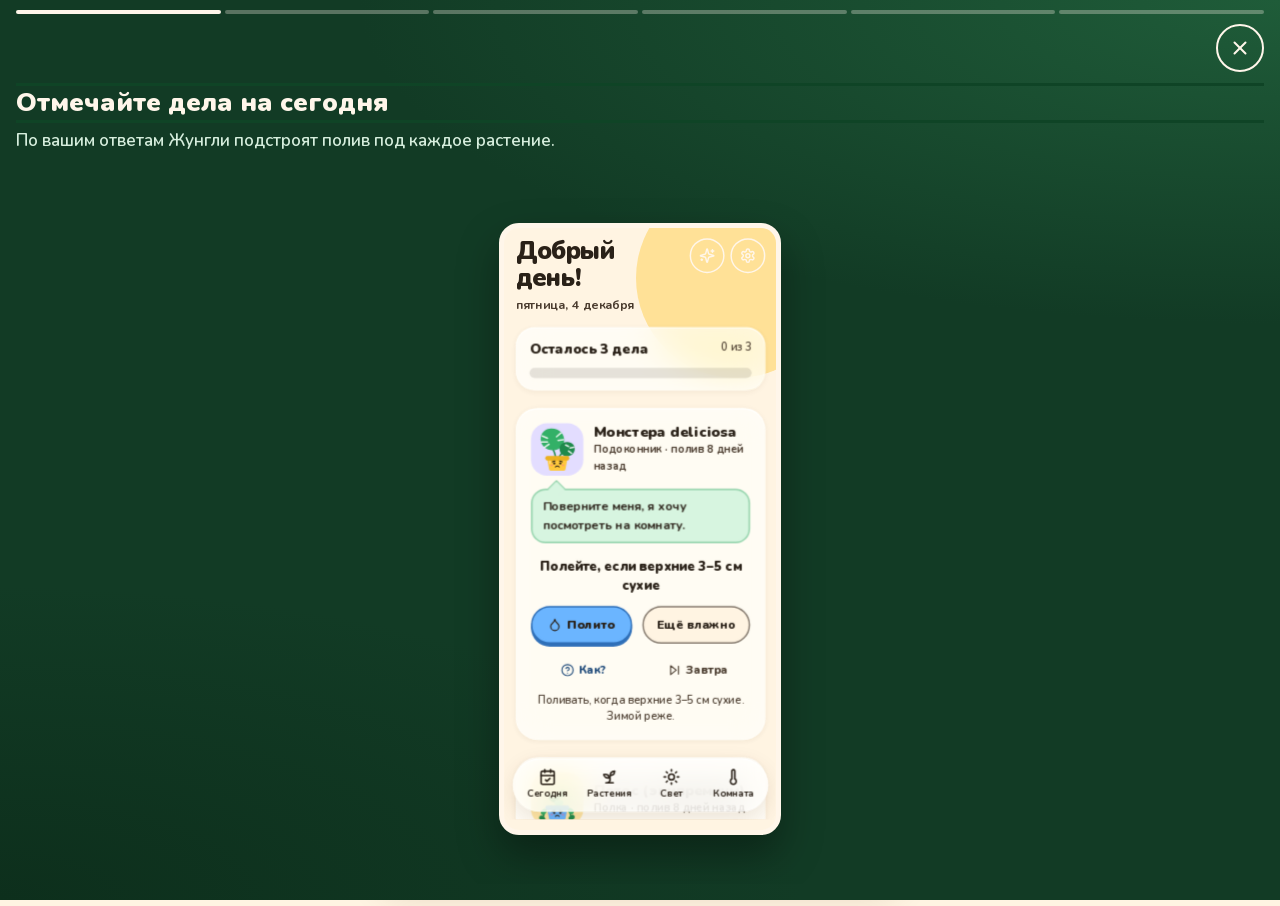
<file: index.html>
<!doctype html>
<!-- Жунгли · https://zhungli.zmoki.xyz/ · Copyright (c) 2026 Zarema Khalilova. All rights reserved. No copying, hosting or reuse without permission. See LICENSE. -->
<html lang="ru">
<head>
  <meta charset="utf-8">
  <meta name="viewport" content="width=device-width, initial-scale=1, viewport-fit=cover">
  <title>Жунгли</title>
  <meta name="description" content="Что сегодня сделать с растениями">
  <meta name="robots" content="noindex, nofollow">
  <meta name="copyright" content="© 2026 Zarema Khalilova. All rights reserved.">
  <meta name="theme-color" content="#fff4e2" media="(prefers-color-scheme: light)">
  <meta name="theme-color" content="#1a1524" media="(prefers-color-scheme: dark)">
  <meta name="apple-mobile-web-app-capable" content="yes">
  <meta name="mobile-web-app-capable" content="yes">
  <meta name="apple-mobile-web-app-status-bar-style" content="default">
  <meta name="apple-mobile-web-app-title" content="Жунгли">
  <link rel="apple-touch-icon" href="icons/icon-180.png">
  <link rel="icon" href="icons/icon.svg" type="image/svg+xml">
  <link rel="manifest" href="manifest.webmanifest">
  <link rel="preload" href="fonts/nunito-cyrillic.woff2" as="font" type="font/woff2" crossorigin>
  <link rel="stylesheet" href="style.css?v=174">
</head>
<body>
  <!-- Icons: Lucide v0.468.0, ISC License, (c) Lucide Contributors. See icons/LUCIDE-LICENSE.txt -->
  <svg class="sprite" aria-hidden="true">
    <symbol id="i-calendar-check" viewBox="0 0 24 24"><path d="M8 2v4" /> <path d="M16 2v4" /> <rect width="18" height="18" x="3" y="4" rx="2" /> <path d="M3 10h18" /> <path d="m9 16 2 2 4-4" /></symbol>
    <symbol id="i-sprout" viewBox="0 0 24 24"><path d="M7 20h10" /> <path d="M10 20c5.5-2.5.8-6.4 3-10" /> <path d="M9.5 9.4c1.1.8 1.8 2.2 2.3 3.7-2 .4-3.5.4-4.8-.3-1.2-.6-2.3-1.9-3-4.2 2.8-.5 4.4 0 5.5.8z" /> <path d="M14.1 6a7 7 0 0 0-1.1 4c1.9-.1 3.3-.6 4.3-1.4 1-1 1.6-2.3 1.7-4.6-2.7.1-4 1-4.9 2z" /></symbol>
    <symbol id="i-sun" viewBox="0 0 24 24"><circle cx="12" cy="12" r="4" /> <path d="M12 2v2" /> <path d="M12 20v2" /> <path d="m4.93 4.93 1.41 1.41" /> <path d="m17.66 17.66 1.41 1.41" /> <path d="M2 12h2" /> <path d="M20 12h2" /> <path d="m6.34 17.66-1.41 1.41" /> <path d="m19.07 4.93-1.41 1.41" /></symbol>
    <symbol id="i-thermometer" viewBox="0 0 24 24"><path d="M14 4v10.54a4 4 0 1 1-4 0V4a2 2 0 0 1 4 0Z" /></symbol>
    <symbol id="i-sparkles" viewBox="0 0 24 24"><path d="M9.937 15.5A2 2 0 0 0 8.5 14.063l-6.135-1.582a.5.5 0 0 1 0-.962L8.5 9.936A2 2 0 0 0 9.937 8.5l1.582-6.135a.5.5 0 0 1 .963 0L14.063 8.5A2 2 0 0 0 15.5 9.937l6.135 1.581a.5.5 0 0 1 0 .964L15.5 14.063a2 2 0 0 0-1.437 1.437l-1.582 6.135a.5.5 0 0 1-.963 0z" /> <path d="M20 3v4" /> <path d="M22 5h-4" /> <path d="M4 17v2" /> <path d="M5 18H3" /></symbol>
    <symbol id="i-settings" viewBox="0 0 24 24"><path d="M12.22 2h-.44a2 2 0 0 0-2 2v.18a2 2 0 0 1-1 1.73l-.43.25a2 2 0 0 1-2 0l-.15-.08a2 2 0 0 0-2.73.73l-.22.38a2 2 0 0 0 .73 2.73l.15.1a2 2 0 0 1 1 1.72v.51a2 2 0 0 1-1 1.74l-.15.09a2 2 0 0 0-.73 2.73l.22.38a2 2 0 0 0 2.73.73l.15-.08a2 2 0 0 1 2 0l.43.25a2 2 0 0 1 1 1.73V20a2 2 0 0 0 2 2h.44a2 2 0 0 0 2-2v-.18a2 2 0 0 1 1-1.73l.43-.25a2 2 0 0 1 2 0l.15.08a2 2 0 0 0 2.73-.73l.22-.39a2 2 0 0 0-.73-2.73l-.15-.08a2 2 0 0 1-1-1.74v-.5a2 2 0 0 1 1-1.74l.15-.09a2 2 0 0 0 .73-2.73l-.22-.38a2 2 0 0 0-2.73-.73l-.15.08a2 2 0 0 1-2 0l-.43-.25a2 2 0 0 1-1-1.73V4a2 2 0 0 0-2-2z" /> <circle cx="12" cy="12" r="3" /></symbol>
    <symbol id="i-droplet" viewBox="0 0 24 24"><path d="M12 22a7 7 0 0 0 7-7c0-2-1-3.9-3-5.5s-3.5-4-4-6.5c-.5 2.5-2 4.9-4 6.5C6 11.1 5 13 5 15a7 7 0 0 0 7 7z" /></symbol>
    <symbol id="i-skip-forward" viewBox="0 0 24 24"><polygon points="5 4 15 12 5 20 5 4" /> <line x1="19" x2="19" y1="5" y2="19" /></symbol>
    <symbol id="i-save" viewBox="0 0 24 24"><path d="M15.2 3a2 2 0 0 1 1.4.6l3.8 3.8a2 2 0 0 1 .6 1.4V19a2 2 0 0 1-2 2H5a2 2 0 0 1-2-2V5a2 2 0 0 1 2-2z" /> <path d="M17 21v-7a1 1 0 0 0-1-1H8a1 1 0 0 0-1 1v7" /> <path d="M7 3v4a1 1 0 0 0 1 1h7" /></symbol>
  <symbol id="i-circle-help" viewBox="0 0 24 24"><circle cx="12" cy="12" r="10" /> <path d="M9.09 9a3 3 0 0 1 5.83 1c0 2-3 3-3 3" /> <path d="M12 17h.01" /></symbol>
  <symbol id="i-copy" viewBox="0 0 24 24"><rect width="14" height="14" x="8" y="8" rx="2" ry="2" /> <path d="M4 16c-1.1 0-2-.9-2-2V4c0-1.1.9-2 2-2h10c1.1 0 2 .9 2 2" /></symbol>
    <symbol id="i-pencil" viewBox="0 0 24 24"><path d="M21.174 6.812a1 1 0 0 0-3.986-3.987L3.842 16.174a2 2 0 0 0-.5.83l-1.321 4.352a.5.5 0 0 0 .623.622l4.353-1.32a2 2 0 0 0 .83-.497z" /> <path d="m15 5 4 4" /></symbol>
    <symbol id="i-search" viewBox="0 0 24 24"><circle cx="11" cy="11" r="8" /> <path d="m21 21-4.3-4.3" /></symbol>
    <symbol id="i-x" viewBox="0 0 24 24"><path d="M18 6 6 18" /> <path d="m6 6 12 12" /></symbol>
    <symbol id="i-check" viewBox="0 0 24 24"><path d="M20 6 9 17l-5-5" /></symbol>
    <symbol id="i-plus" viewBox="0 0 24 24"><path d="M5 12h14" /> <path d="M12 5v14" /></symbol>
    <symbol id="i-minus" viewBox="0 0 24 24"><path d="M5 12h14" /></symbol>
    <symbol id="i-wind" viewBox="0 0 24 24"><path d="M12.8 19.6A2 2 0 1 0 14 16H2" /> <path d="M17.5 8a2.5 2.5 0 1 1 2 4H2" /> <path d="M9.8 4.4A2 2 0 1 1 11 8H2" /></symbol>
    <symbol id="i-sun-dim" viewBox="0 0 24 24"><circle cx="12" cy="12" r="4" /> <path d="M12 4h.01" /> <path d="M20 12h.01" /> <path d="M12 20h.01" /> <path d="M4 12h.01" /> <path d="M17.657 6.343h.01" /> <path d="M17.657 17.657h.01" /> <path d="M6.343 17.657h.01" /> <path d="M6.343 6.343h.01" /></symbol>
    <symbol id="i-utensils" viewBox="0 0 24 24"><path d="M3 2v7c0 1.1.9 2 2 2h4a2 2 0 0 0 2-2V2" /> <path d="M7 2v20" /> <path d="M21 15V2a5 5 0 0 0-5 5v6c0 1.1.9 2 2 2h3Zm0 0v7" /></symbol>
    <symbol id="i-shovel" viewBox="0 0 24 24"><path d="M2 22v-5l5-5 5 5-5 5z" /> <path d="M9.5 14.5 16 8" /> <path d="m17 2 5 5-.5.5a3.53 3.53 0 0 1-5 0s0 0 0 0a3.53 3.53 0 0 1 0-5L17 2" /></symbol>
    <symbol id="i-lightbulb" viewBox="0 0 24 24"><path d="M15 14c.2-1 .7-1.7 1.5-2.5 1-.9 1.5-2.2 1.5-3.5A6 6 0 0 0 6 8c0 1 .2 2.2 1.5 3.5.7.7 1.3 1.5 1.5 2.5" /> <path d="M9 18h6" /> <path d="M10 22h4" /></symbol>
    <symbol id="i-triangle-alert" viewBox="0 0 24 24"><path d="m21.73 18-8-14a2 2 0 0 0-3.48 0l-8 14A2 2 0 0 0 4 21h16a2 2 0 0 0 1.73-3" /> <path d="M12 9v4" /> <path d="M12 17h.01" /></symbol>
    <symbol id="i-smile" viewBox="0 0 24 24"><circle cx="12" cy="12" r="10" /> <path d="M8 14s1.5 2 4 2 4-2 4-2" /> <line x1="9" x2="9.01" y1="9" y2="9" /> <line x1="15" x2="15.01" y1="9" y2="9" /></symbol>
    <symbol id="i-chevron-right" viewBox="0 0 24 24"><path d="m9 18 6-6-6-6" /></symbol>
    <symbol id="i-bot" viewBox="0 0 24 24"><path d="M12 8V4H8" /> <rect width="16" height="12" x="4" y="8" rx="2" /> <path d="M2 14h2" /> <path d="M20 14h2" /> <path d="M15 13v2" /> <path d="M9 13v2" /></symbol>
    <symbol id="i-smartphone" viewBox="0 0 24 24"><rect width="14" height="20" x="5" y="2" rx="2" ry="2" /> <path d="M12 18h.01" /></symbol>
    <symbol id="i-moon" viewBox="0 0 24 24"><path d="M12 3a6 6 0 0 0 9 9 9 9 0 1 1-9-9Z" /></symbol>
    <symbol id="i-arrow-left" viewBox="0 0 24 24"><path d="m12 19-7-7 7-7" /> <path d="M19 12H5" /></symbol>
    <symbol id="i-arrow-left-right" viewBox="0 0 24 24"><path d="M8 3 4 7l4 4" /> <path d="M4 7h16" /> <path d="m16 21 4-4-4-4" /> <path d="M20 17H4" /></symbol>
    <symbol id="i-droplet-off" viewBox="0 0 24 24"><path d="M18.715 13.186C18.29 11.858 17.384 10.607 16 9.5c-2-1.6-3.5-4-4-6.5a10.7 10.7 0 0 1-.884 2.586" /> <path d="m2 2 20 20" /> <path d="M8.795 8.797A11 11 0 0 1 8 9.5C6 11.1 5 13 5 15a7 7 0 0 0 13.222 3.208" /></symbol>
    <symbol id="i-droplets" viewBox="0 0 24 24"><path d="M7 16.3c2.2 0 4-1.83 4-4.05 0-1.16-.57-2.26-1.71-3.19S7.29 6.75 7 5.3c-.29 1.45-1.14 2.84-2.29 3.76S3 11.1 3 12.25c0 2.22 1.8 4.05 4 4.05z" /> <path d="M12.56 6.6A10.97 10.97 0 0 0 14 3.02c.5 2.5 2 4.9 4 6.5s3 3.5 3 5.5a6.98 6.98 0 0 1-11.91 4.97" /></symbol>
    <symbol id="i-flame" viewBox="0 0 24 24"><path d="M8.5 14.5A2.5 2.5 0 0 0 11 12c0-1.38-.5-2-1-3-1.072-2.143-.224-4.054 2-6 .5 2.5 2 4.9 4 6.5 2 1.6 3 3.5 3 5.5a7 7 0 1 1-14 0c0-1.153.433-2.294 1-3a2.5 2.5 0 0 0 2.5 2.5z" /></symbol>
    <symbol id="i-snowflake" viewBox="0 0 24 24"><line x1="2" x2="22" y1="12" y2="12" /> <line x1="12" x2="12" y1="2" y2="22" /> <path d="m20 16-4-4 4-4" /> <path d="m4 8 4 4-4 4" /> <path d="m16 4-4 4-4-4" /> <path d="m8 20 4-4 4 4" /></symbol>
    <symbol id="i-alarm-clock" viewBox="0 0 24 24"><circle cx="12" cy="13" r="8" /> <path d="M12 9v4l2 2" /> <path d="M5 3 2 6" /> <path d="m22 6-3-3" /> <path d="M6.38 18.7 4 21" /> <path d="M17.64 18.67 20 21" /></symbol>
    <symbol id="i-lamp" viewBox="0 0 24 24"><path d="M8 2h8l4 10H4L8 2Z" /> <path d="M12 12v6" /> <path d="M8 22v-2c0-1.1.9-2 2-2h4a2 2 0 0 1 2 2v2H8Z" /></symbol>
    <symbol id="i-sticky-note" viewBox="0 0 24 24"><path d="M16 3H5a2 2 0 0 0-2 2v14a2 2 0 0 0 2 2h14a2 2 0 0 0 2-2V8Z" /> <path d="M15 3v4a2 2 0 0 0 2 2h4" /></symbol>
    <symbol id="i-laugh" viewBox="0 0 24 24"><circle cx="12" cy="12" r="10" /> <path d="M18 13a6 6 0 0 1-6 5 6 6 0 0 1-6-5h12Z" /> <line x1="9" x2="9.01" y1="9" y2="9" /> <line x1="15" x2="15.01" y1="9" y2="9" /></symbol>
    <symbol id="i-frown" viewBox="0 0 24 24"><circle cx="12" cy="12" r="10" /> <path d="M16 16s-1.5-2-4-2-4 2-4 2" /> <line x1="9" x2="9.01" y1="9" y2="9" /> <line x1="15" x2="15.01" y1="9" y2="9" /></symbol>
    <symbol id="i-meh" viewBox="0 0 24 24"><circle cx="12" cy="12" r="10" /> <line x1="8" x2="16" y1="15" y2="15" /> <line x1="9" x2="9.01" y1="9" y2="9" /> <line x1="15" x2="15.01" y1="9" y2="9" /></symbol>
    <symbol id="i-trash-2" viewBox="0 0 24 24"><path d="M3 6h18" /> <path d="M19 6v14c0 1-1 2-2 2H7c-1 0-2-1-2-2V6" /> <path d="M8 6V4c0-1 1-2 2-2h4c1 0 2 1 2 2v2" /> <line x1="10" x2="10" y1="11" y2="17" /> <line x1="14" x2="14" y1="11" y2="17" /></symbol>
    <symbol id="i-camera" viewBox="0 0 24 24"><path d="M14.5 4h-5L7 7H4a2 2 0 0 0-2 2v9a2 2 0 0 0 2 2h16a2 2 0 0 0 2-2V9a2 2 0 0 0-2-2h-3l-2.5-3z" /> <circle cx="12" cy="13" r="3" /></symbol>
    <!-- house-heart: from lucide-static 1.70.0 (not in 0.468.0), same ISC license -->
    <symbol id="i-house-heart" viewBox="0 0 24 24"><path d="M8.62 13.8A2.25 2.25 0 1 1 12 10.836a2.25 2.25 0 1 1 3.38 2.966l-2.626 2.856a.998.998 0 0 1-1.507 0z" /> <path d="M3 10a2 2 0 0 1 .709-1.528l7-6a2 2 0 0 1 2.582 0l7 6A2 2 0 0 1 21 10v9a2 2 0 0 1-2 2H5a2 2 0 0 1-2-2z" /></symbol>
    <symbol id="i-paw-print" viewBox="0 0 24 24"><circle cx="11" cy="4" r="2" /><circle cx="18" cy="8" r="2" /><circle cx="20" cy="16" r="2" /><path d="M9 10a5 5 0 0 1 5 5v3.5a3.5 3.5 0 0 1-6.84 1.045Q6.52 17.48 4.46 16.84A3.5 3.5 0 0 1 5.5 10Z" /></symbol>
    <symbol id="i-biohazard" viewBox="0 0 24 24"><circle cx="12" cy="11.9" r="2" /><path d="M6.7 3.4c-.9 2.5 0 5.2 2.2 6.7C6.5 9 3.7 9.6 2 11.6" /><path d="m8.9 10.1 1.4.8" /><path d="M17.3 3.4c.9 2.5 0 5.2-2.2 6.7 2.4-1.2 5.2-.6 6.9 1.5" /><path d="m15.1 10.1-1.4.8" /><path d="M16.7 20.8c-2.6-.4-4.6-2.6-4.7-5.3-.2 2.6-2.1 4.8-4.7 5.2" /><path d="M12 13.9v1.6" /><path d="M13.5 5.4c-1-.2-2-.2-3 0" /><path d="M17 16.4c.7-.7 1.2-1.6 1.5-2.5" /><path d="M5.5 13.9c.3.9.8 1.8 1.5 2.5" /></symbol>
    <symbol id="i-file-up" viewBox="0 0 24 24"><path d="M15 2H6a2 2 0 0 0-2 2v16a2 2 0 0 0 2 2h12a2 2 0 0 0 2-2V7Z" /> <path d="M14 2v4a2 2 0 0 0 2 2h4" /> <path d="M12 12v6" /> <path d="m15 15-3-3-3 3" /></symbol>
    <symbol id="i-glass-water" viewBox="0 0 24 24"><path d="M5.116 4.104A1 1 0 0 1 6.11 3h11.78a1 1 0 0 1 .994 1.105L17.19 20.21A2 2 0 0 1 15.2 22H8.8a2 2 0 0 1-2-1.79z" /> <path d="M6 12a5 5 0 0 1 6 0 5 5 0 0 0 6 0" /></symbol>
    <symbol id="i-fish" viewBox="0 0 24 24"><path d="M6.5 12c.94-3.46 4.94-6 8.5-6 3.56 0 6.06 2.54 7 6-.94 3.47-3.44 6-7 6s-7.56-2.53-8.5-6Z" /> <path d="M18 12v.5" /> <path d="M16 17.93a9.77 9.77 0 0 1 0-11.86" /> <path d="M7 10.67C7 8 5.58 5.97 2.73 5.5c-1 1.5-1 5 .23 6.5-1.24 1.5-1.24 5-.23 6.5C5.58 18.03 7 16 7 13.33" /> <path d="M10.46 7.26C10.2 5.88 9.17 4.24 8 3h5.8a2 2 0 0 1 1.98 1.67l.23 1.4" /> <path d="m16.01 17.93-.23 1.4A2 2 0 0 1 13.8 21H9.5a5.96 5.96 0 0 0 1.49-3.98" /></symbol>
    <symbol id="i-grip" viewBox="0 0 24 24"><circle cx="12" cy="5" r="1" /> <circle cx="19" cy="5" r="1" /> <circle cx="5" cy="5" r="1" /> <circle cx="12" cy="12" r="1" /> <circle cx="19" cy="12" r="1" /> <circle cx="5" cy="12" r="1" /> <circle cx="12" cy="19" r="1" /> <circle cx="19" cy="19" r="1" /> <circle cx="5" cy="19" r="1" /></symbol>
    <symbol id="i-mountain" viewBox="0 0 24 24"><path d="m8 3 4 8 5-5 5 15H2L8 3z" /></symbol>
    <symbol id="i-tree-deciduous" viewBox="0 0 24 24"><path d="M8 19a4 4 0 0 1-2.24-7.32A3.5 3.5 0 0 1 9 6.03V6a3 3 0 1 1 6 0v.04a3.5 3.5 0 0 1 3.24 5.65A4 4 0 0 1 16 19Z" /> <path d="M12 19v3" /></symbol>
    <symbol id="i-flask-round" viewBox="0 0 24 24"><path d="M10 2v6.292a7 7 0 1 0 4 0V2" /> <path d="M5 15h14" /> <path d="M8.5 2h7" /></symbol>
    <symbol id="i-cable" viewBox="0 0 24 24"><path d="M17 21v-2a1 1 0 0 1-1-1v-1a2 2 0 0 1 2-2h2a2 2 0 0 1 2 2v1a1 1 0 0 1-1 1" /> <path d="M19 15V6.5a1 1 0 0 0-7 0v11a1 1 0 0 1-7 0V9" /> <path d="M21 21v-2h-4" /> <path d="M3 5h4V3" /> <path d="M7 5a1 1 0 0 1 1 1v1a2 2 0 0 1-2 2H4a2 2 0 0 1-2-2V6a1 1 0 0 1 1-1V3" /></symbol>
    <symbol id="i-cylinder" viewBox="0 0 24 24"><ellipse cx="12" cy="5" rx="9" ry="3" /> <path d="M3 5v14a9 3 0 0 0 18 0V5" /></symbol>
    <symbol id="i-timer" viewBox="0 0 24 24"><line x1="10" x2="14" y1="2" y2="2" /> <line x1="12" x2="15" y1="14" y2="11" /> <circle cx="12" cy="14" r="8" /></symbol>
    <symbol id="i-wrench" viewBox="0 0 24 24"><path d="M14.7 6.3a1 1 0 0 0 0 1.4l1.6 1.6a1 1 0 0 0 1.4 0l3.77-3.77a6 6 0 0 1-7.94 7.94l-6.91 6.91a2.12 2.12 0 0 1-3-3l6.91-6.91a6 6 0 0 1 7.94-7.94l-3.76 3.76z" /></symbol>
    <symbol id="i-scissors" viewBox="0 0 24 24"><circle cx="6" cy="6" r="3" /> <path d="M8.12 8.12 12 12" /> <path d="M20 4 8.12 15.88" /> <circle cx="6" cy="18" r="3" /> <path d="M14.8 14.8 20 20" /></symbol>
    <symbol id="i-annoyed" viewBox="0 0 24 24"><circle cx="12" cy="12" r="10" /> <path d="M8 15h8" /> <path d="M8 9h2" /> <path d="M14 9h2" /></symbol>
  </svg>
  <div class="blobs" aria-hidden="true"><i></i><i></i><i></i></div>
  <main id="view"></main>
  <div id="live" class="sr-only" role="status" aria-live="polite"></div>

  <nav class="tabs" aria-label="Разделы">
    <button data-tab="today" class="active"><svg class="ic" aria-hidden="true"><use href="#i-calendar-check"/></svg>Сегодня</button>
    <button data-tab="plants"><svg class="ic" aria-hidden="true"><use href="#i-sprout"/></svg>Растения</button>
    <button data-tab="light"><svg class="ic" aria-hidden="true"><use href="#i-sun"/></svg>Свет</button>
    <button data-tab="room"><svg class="ic" aria-hidden="true"><use href="#i-thermometer"/></svg>Комната</button>
  </nav>

  <dialog id="sheet"><div id="sheet-body"></div><div id="sheet-live" class="sr-only" role="status" aria-live="polite"></div></dialog>
  <dialog id="stories" class="stories" aria-label="Как работают Жунгли"></dialog>
  <dialog id="ask" class="ask" aria-labelledby="ask-title"></dialog>
  <input type="file" id="photo-input" accept="image/*" hidden>
  <input type="file" id="import-input" accept="application/json,.json" hidden>
  <input type="file" id="ai-file-input" accept=".json,.txt,application/json,text/plain" hidden>

  <!-- On every release: bump v here and in version.txt -->
  <script src="plants.js?v=174"></script>
  <script src="shapes.js?v=174"></script>
  <script src="changelog.js?v=174"></script>
  <script src="core.js?v=174"></script>
  <script src="stats.js?v=174"></script>
  <script src="state.js?v=174"></script>
  <script src="views.js?v=174"></script>
  <script src="plant.js?v=174"></script>
  <script src="add.js?v=174"></script>
  <script src="settings.js?v=174"></script>
  <script src="stories.js?v=174"></script>
  <script src="app.js?v=174"></script>
  <script src="telegram.js?v=174"></script>
</body>
</html>
</file>
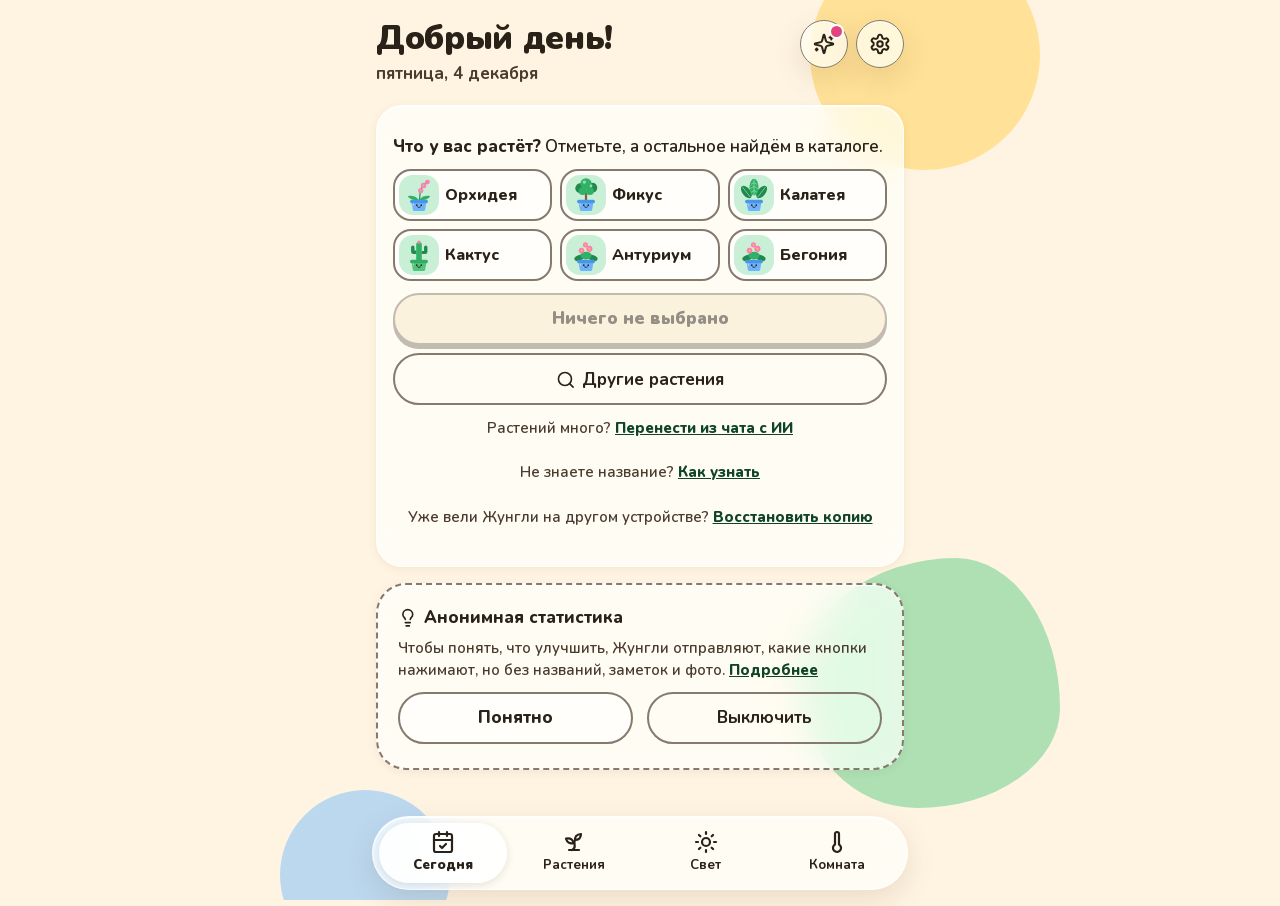
<file: app/index.html>
<!doctype html>
<!-- Жунгли · https://zhungli.zmoki.xyz/ · Copyright (c) 2026 Zarema Khalilova. All rights reserved. No copying, hosting or reuse without permission. See LICENSE. -->
<html lang="ru">
<head>
  <meta charset="utf-8">
  <meta name="viewport" content="width=device-width, initial-scale=1, viewport-fit=cover">
  <title>Жунгли</title>
  <meta name="description" content="Что сегодня сделать с растениями">
  <meta name="robots" content="noindex, nofollow">
  <meta name="copyright" content="© 2026 Zarema Khalilova. All rights reserved.">
  <meta name="theme-color" content="#fff4e2" media="(prefers-color-scheme: light)">
  <meta name="theme-color" content="#1a1524" media="(prefers-color-scheme: dark)">
  <meta name="apple-mobile-web-app-capable" content="yes">
  <meta name="mobile-web-app-capable" content="yes">
  <meta name="apple-mobile-web-app-status-bar-style" content="default">
  <meta name="apple-mobile-web-app-title" content="Жунгли">
  <link rel="apple-touch-icon" href="icons/icon-180.png">
  <link rel="icon" href="icons/icon.svg" type="image/svg+xml">
  <link rel="manifest" href="manifest.webmanifest">
  <link rel="preload" href="fonts/nunito-cyrillic.woff2" as="font" type="font/woff2" crossorigin>
  <link rel="stylesheet" href="style.css?v=194">
</head>
<body>
  <!-- Icons: Lucide v0.468.0, ISC License, (c) Lucide Contributors. See icons/LUCIDE-LICENSE.txt -->
  <svg class="sprite" aria-hidden="true">
    <symbol id="i-calendar-check" viewBox="0 0 24 24"><path d="M8 2v4" /> <path d="M16 2v4" /> <rect width="18" height="18" x="3" y="4" rx="2" /> <path d="M3 10h18" /> <path d="m9 16 2 2 4-4" /></symbol>
    <symbol id="i-sprout" viewBox="0 0 24 24"><path d="M7 20h10" /> <path d="M10 20c5.5-2.5.8-6.4 3-10" /> <path d="M9.5 9.4c1.1.8 1.8 2.2 2.3 3.7-2 .4-3.5.4-4.8-.3-1.2-.6-2.3-1.9-3-4.2 2.8-.5 4.4 0 5.5.8z" /> <path d="M14.1 6a7 7 0 0 0-1.1 4c1.9-.1 3.3-.6 4.3-1.4 1-1 1.6-2.3 1.7-4.6-2.7.1-4 1-4.9 2z" /></symbol>
    <symbol id="i-sun" viewBox="0 0 24 24"><circle cx="12" cy="12" r="4" /> <path d="M12 2v2" /> <path d="M12 20v2" /> <path d="m4.93 4.93 1.41 1.41" /> <path d="m17.66 17.66 1.41 1.41" /> <path d="M2 12h2" /> <path d="M20 12h2" /> <path d="m6.34 17.66-1.41 1.41" /> <path d="m19.07 4.93-1.41 1.41" /></symbol>
    <symbol id="i-thermometer" viewBox="0 0 24 24"><path d="M14 4v10.54a4 4 0 1 1-4 0V4a2 2 0 0 1 4 0Z" /></symbol>
    <symbol id="i-sparkles" viewBox="0 0 24 24"><path d="M9.937 15.5A2 2 0 0 0 8.5 14.063l-6.135-1.582a.5.5 0 0 1 0-.962L8.5 9.936A2 2 0 0 0 9.937 8.5l1.582-6.135a.5.5 0 0 1 .963 0L14.063 8.5A2 2 0 0 0 15.5 9.937l6.135 1.581a.5.5 0 0 1 0 .964L15.5 14.063a2 2 0 0 0-1.437 1.437l-1.582 6.135a.5.5 0 0 1-.963 0z" /> <path d="M20 3v4" /> <path d="M22 5h-4" /> <path d="M4 17v2" /> <path d="M5 18H3" /></symbol>
    <symbol id="i-settings" viewBox="0 0 24 24"><path d="M12.22 2h-.44a2 2 0 0 0-2 2v.18a2 2 0 0 1-1 1.73l-.43.25a2 2 0 0 1-2 0l-.15-.08a2 2 0 0 0-2.73.73l-.22.38a2 2 0 0 0 .73 2.73l.15.1a2 2 0 0 1 1 1.72v.51a2 2 0 0 1-1 1.74l-.15.09a2 2 0 0 0-.73 2.73l.22.38a2 2 0 0 0 2.73.73l.15-.08a2 2 0 0 1 2 0l.43.25a2 2 0 0 1 1 1.73V20a2 2 0 0 0 2 2h.44a2 2 0 0 0 2-2v-.18a2 2 0 0 1 1-1.73l.43-.25a2 2 0 0 1 2 0l.15.08a2 2 0 0 0 2.73-.73l.22-.39a2 2 0 0 0-.73-2.73l-.15-.08a2 2 0 0 1-1-1.74v-.5a2 2 0 0 1 1-1.74l.15-.09a2 2 0 0 0 .73-2.73l-.22-.38a2 2 0 0 0-2.73-.73l-.15.08a2 2 0 0 1-2 0l-.43-.25a2 2 0 0 1-1-1.73V4a2 2 0 0 0-2-2z" /> <circle cx="12" cy="12" r="3" /></symbol>
    <symbol id="i-droplet" viewBox="0 0 24 24"><path d="M12 22a7 7 0 0 0 7-7c0-2-1-3.9-3-5.5s-3.5-4-4-6.5c-.5 2.5-2 4.9-4 6.5C6 11.1 5 13 5 15a7 7 0 0 0 7 7z" /></symbol>
    <symbol id="i-skip-forward" viewBox="0 0 24 24"><polygon points="5 4 15 12 5 20 5 4" /> <line x1="19" x2="19" y1="5" y2="19" /></symbol>
    <symbol id="i-save" viewBox="0 0 24 24"><path d="M15.2 3a2 2 0 0 1 1.4.6l3.8 3.8a2 2 0 0 1 .6 1.4V19a2 2 0 0 1-2 2H5a2 2 0 0 1-2-2V5a2 2 0 0 1 2-2z" /> <path d="M17 21v-7a1 1 0 0 0-1-1H8a1 1 0 0 0-1 1v7" /> <path d="M7 3v4a1 1 0 0 0 1 1h7" /></symbol>
  <symbol id="i-circle-help" viewBox="0 0 24 24"><circle cx="12" cy="12" r="10" /> <path d="M9.09 9a3 3 0 0 1 5.83 1c0 2-3 3-3 3" /> <path d="M12 17h.01" /></symbol>
  <symbol id="i-copy" viewBox="0 0 24 24"><rect width="14" height="14" x="8" y="8" rx="2" ry="2" /> <path d="M4 16c-1.1 0-2-.9-2-2V4c0-1.1.9-2 2-2h10c1.1 0 2 .9 2 2" /></symbol>
    <symbol id="i-pencil" viewBox="0 0 24 24"><path d="M21.174 6.812a1 1 0 0 0-3.986-3.987L3.842 16.174a2 2 0 0 0-.5.83l-1.321 4.352a.5.5 0 0 0 .623.622l4.353-1.32a2 2 0 0 0 .83-.497z" /> <path d="m15 5 4 4" /></symbol>
    <symbol id="i-funnel" viewBox="0 0 24 24"><polygon points="22 3 2 3 10 12.46 10 19 14 21 14 12.46 22 3" /></symbol>
    <symbol id="i-search" viewBox="0 0 24 24"><circle cx="11" cy="11" r="8" /> <path d="m21 21-4.3-4.3" /></symbol>
    <symbol id="i-x" viewBox="0 0 24 24"><path d="M18 6 6 18" /> <path d="m6 6 12 12" /></symbol>
    <symbol id="i-check" viewBox="0 0 24 24"><path d="M20 6 9 17l-5-5" /></symbol>
    <symbol id="i-plus" viewBox="0 0 24 24"><path d="M5 12h14" /> <path d="M12 5v14" /></symbol>
    <symbol id="i-minus" viewBox="0 0 24 24"><path d="M5 12h14" /></symbol>
    <symbol id="i-wind" viewBox="0 0 24 24"><path d="M12.8 19.6A2 2 0 1 0 14 16H2" /> <path d="M17.5 8a2.5 2.5 0 1 1 2 4H2" /> <path d="M9.8 4.4A2 2 0 1 1 11 8H2" /></symbol>
    <symbol id="i-sun-dim" viewBox="0 0 24 24"><circle cx="12" cy="12" r="4" /> <path d="M12 4h.01" /> <path d="M20 12h.01" /> <path d="M12 20h.01" /> <path d="M4 12h.01" /> <path d="M17.657 6.343h.01" /> <path d="M17.657 17.657h.01" /> <path d="M6.343 17.657h.01" /> <path d="M6.343 6.343h.01" /></symbol>
    <symbol id="i-utensils" viewBox="0 0 24 24"><path d="M3 2v7c0 1.1.9 2 2 2h4a2 2 0 0 0 2-2V2" /> <path d="M7 2v20" /> <path d="M21 15V2a5 5 0 0 0-5 5v6c0 1.1.9 2 2 2h3Zm0 0v7" /></symbol>
    <symbol id="i-shovel" viewBox="0 0 24 24"><path d="M2 22v-5l5-5 5 5-5 5z" /> <path d="M9.5 14.5 16 8" /> <path d="m17 2 5 5-.5.5a3.53 3.53 0 0 1-5 0s0 0 0 0a3.53 3.53 0 0 1 0-5L17 2" /></symbol>
    <symbol id="i-lightbulb" viewBox="0 0 24 24"><path d="M15 14c.2-1 .7-1.7 1.5-2.5 1-.9 1.5-2.2 1.5-3.5A6 6 0 0 0 6 8c0 1 .2 2.2 1.5 3.5.7.7 1.3 1.5 1.5 2.5" /> <path d="M9 18h6" /> <path d="M10 22h4" /></symbol>
    <symbol id="i-triangle-alert" viewBox="0 0 24 24"><path d="m21.73 18-8-14a2 2 0 0 0-3.48 0l-8 14A2 2 0 0 0 4 21h16a2 2 0 0 0 1.73-3" /> <path d="M12 9v4" /> <path d="M12 17h.01" /></symbol>
    <symbol id="i-smile" viewBox="0 0 24 24"><circle cx="12" cy="12" r="10" /> <path d="M8 14s1.5 2 4 2 4-2 4-2" /> <line x1="9" x2="9.01" y1="9" y2="9" /> <line x1="15" x2="15.01" y1="9" y2="9" /></symbol>
    <symbol id="i-chevron-right" viewBox="0 0 24 24"><path d="m9 18 6-6-6-6" /></symbol>
    <symbol id="i-bot" viewBox="0 0 24 24"><path d="M12 8V4H8" /> <rect width="16" height="12" x="4" y="8" rx="2" /> <path d="M2 14h2" /> <path d="M20 14h2" /> <path d="M15 13v2" /> <path d="M9 13v2" /></symbol>
    <symbol id="i-smartphone" viewBox="0 0 24 24"><rect width="14" height="20" x="5" y="2" rx="2" ry="2" /> <path d="M12 18h.01" /></symbol>
    <symbol id="i-moon" viewBox="0 0 24 24"><path d="M12 3a6 6 0 0 0 9 9 9 9 0 1 1-9-9Z" /></symbol>
    <symbol id="i-arrow-left" viewBox="0 0 24 24"><path d="m12 19-7-7 7-7" /> <path d="M19 12H5" /></symbol>
    <symbol id="i-arrow-left-right" viewBox="0 0 24 24"><path d="M8 3 4 7l4 4" /> <path d="M4 7h16" /> <path d="m16 21 4-4-4-4" /> <path d="M20 17H4" /></symbol>
    <symbol id="i-droplet-off" viewBox="0 0 24 24"><path d="M18.715 13.186C18.29 11.858 17.384 10.607 16 9.5c-2-1.6-3.5-4-4-6.5a10.7 10.7 0 0 1-.884 2.586" /> <path d="m2 2 20 20" /> <path d="M8.795 8.797A11 11 0 0 1 8 9.5C6 11.1 5 13 5 15a7 7 0 0 0 13.222 3.208" /></symbol>
    <symbol id="i-droplets" viewBox="0 0 24 24"><path d="M7 16.3c2.2 0 4-1.83 4-4.05 0-1.16-.57-2.26-1.71-3.19S7.29 6.75 7 5.3c-.29 1.45-1.14 2.84-2.29 3.76S3 11.1 3 12.25c0 2.22 1.8 4.05 4 4.05z" /> <path d="M12.56 6.6A10.97 10.97 0 0 0 14 3.02c.5 2.5 2 4.9 4 6.5s3 3.5 3 5.5a6.98 6.98 0 0 1-11.91 4.97" /></symbol>
    <symbol id="i-flame" viewBox="0 0 24 24"><path d="M8.5 14.5A2.5 2.5 0 0 0 11 12c0-1.38-.5-2-1-3-1.072-2.143-.224-4.054 2-6 .5 2.5 2 4.9 4 6.5 2 1.6 3 3.5 3 5.5a7 7 0 1 1-14 0c0-1.153.433-2.294 1-3a2.5 2.5 0 0 0 2.5 2.5z" /></symbol>
    <symbol id="i-snowflake" viewBox="0 0 24 24"><line x1="2" x2="22" y1="12" y2="12" /> <line x1="12" x2="12" y1="2" y2="22" /> <path d="m20 16-4-4 4-4" /> <path d="m4 8 4 4-4 4" /> <path d="m16 4-4 4-4-4" /> <path d="m8 20 4-4 4 4" /></symbol>
    <symbol id="i-alarm-clock" viewBox="0 0 24 24"><circle cx="12" cy="13" r="8" /> <path d="M12 9v4l2 2" /> <path d="M5 3 2 6" /> <path d="m22 6-3-3" /> <path d="M6.38 18.7 4 21" /> <path d="M17.64 18.67 20 21" /></symbol>
    <symbol id="i-lamp" viewBox="0 0 24 24"><path d="M8 2h8l4 10H4L8 2Z" /> <path d="M12 12v6" /> <path d="M8 22v-2c0-1.1.9-2 2-2h4a2 2 0 0 1 2 2v2H8Z" /></symbol>
    <symbol id="i-sticky-note" viewBox="0 0 24 24"><path d="M16 3H5a2 2 0 0 0-2 2v14a2 2 0 0 0 2 2h14a2 2 0 0 0 2-2V8Z" /> <path d="M15 3v4a2 2 0 0 0 2 2h4" /></symbol>
    <symbol id="i-laugh" viewBox="0 0 24 24"><circle cx="12" cy="12" r="10" /> <path d="M18 13a6 6 0 0 1-6 5 6 6 0 0 1-6-5h12Z" /> <line x1="9" x2="9.01" y1="9" y2="9" /> <line x1="15" x2="15.01" y1="9" y2="9" /></symbol>
    <symbol id="i-frown" viewBox="0 0 24 24"><circle cx="12" cy="12" r="10" /> <path d="M16 16s-1.5-2-4-2-4 2-4 2" /> <line x1="9" x2="9.01" y1="9" y2="9" /> <line x1="15" x2="15.01" y1="9" y2="9" /></symbol>
    <symbol id="i-meh" viewBox="0 0 24 24"><circle cx="12" cy="12" r="10" /> <line x1="8" x2="16" y1="15" y2="15" /> <line x1="9" x2="9.01" y1="9" y2="9" /> <line x1="15" x2="15.01" y1="9" y2="9" /></symbol>
    <symbol id="i-trash-2" viewBox="0 0 24 24"><path d="M3 6h18" /> <path d="M19 6v14c0 1-1 2-2 2H7c-1 0-2-1-2-2V6" /> <path d="M8 6V4c0-1 1-2 2-2h4c1 0 2 1 2 2v2" /> <line x1="10" x2="10" y1="11" y2="17" /> <line x1="14" x2="14" y1="11" y2="17" /></symbol>
    <symbol id="i-camera" viewBox="0 0 24 24"><path d="M14.5 4h-5L7 7H4a2 2 0 0 0-2 2v9a2 2 0 0 0 2 2h16a2 2 0 0 0 2-2V9a2 2 0 0 0-2-2h-3l-2.5-3z" /> <circle cx="12" cy="13" r="3" /></symbol>
    <!-- house-heart: from lucide-static 1.70.0 (not in 0.468.0), same ISC license -->
    <symbol id="i-house-heart" viewBox="0 0 24 24"><path d="M8.62 13.8A2.25 2.25 0 1 1 12 10.836a2.25 2.25 0 1 1 3.38 2.966l-2.626 2.856a.998.998 0 0 1-1.507 0z" /> <path d="M3 10a2 2 0 0 1 .709-1.528l7-6a2 2 0 0 1 2.582 0l7 6A2 2 0 0 1 21 10v9a2 2 0 0 1-2 2H5a2 2 0 0 1-2-2z" /></symbol>
    <symbol id="i-paw-print" viewBox="0 0 24 24"><circle cx="11" cy="4" r="2" /><circle cx="18" cy="8" r="2" /><circle cx="20" cy="16" r="2" /><path d="M9 10a5 5 0 0 1 5 5v3.5a3.5 3.5 0 0 1-6.84 1.045Q6.52 17.48 4.46 16.84A3.5 3.5 0 0 1 5.5 10Z" /></symbol>
    <symbol id="i-paw-toxic" viewBox="0 0 24 24"><g transform="matrix(-1 0 0 1 24 0)"><circle cx="11" cy="4" r="2" /><circle cx="18" cy="8" r="2" /><circle cx="20" cy="16" r="2" /><path d="M9 10a5 5 0 0 1 5 5v3.5a3.5 3.5 0 0 1-6.84 1.045Q6.52 17.48 4.46 16.84A3.5 3.5 0 0 1 5.5 10Z" /></g></symbol>
    <symbol id="i-biohazard" viewBox="0 0 24 24"><circle cx="12" cy="11.9" r="2" /><path d="M6.7 3.4c-.9 2.5 0 5.2 2.2 6.7C6.5 9 3.7 9.6 2 11.6" /><path d="m8.9 10.1 1.4.8" /><path d="M17.3 3.4c.9 2.5 0 5.2-2.2 6.7 2.4-1.2 5.2-.6 6.9 1.5" /><path d="m15.1 10.1-1.4.8" /><path d="M16.7 20.8c-2.6-.4-4.6-2.6-4.7-5.3-.2 2.6-2.1 4.8-4.7 5.2" /><path d="M12 13.9v1.6" /><path d="M13.5 5.4c-1-.2-2-.2-3 0" /><path d="M17 16.4c.7-.7 1.2-1.6 1.5-2.5" /><path d="M5.5 13.9c.3.9.8 1.8 1.5 2.5" /></symbol>
    <symbol id="i-file-up" viewBox="0 0 24 24"><path d="M15 2H6a2 2 0 0 0-2 2v16a2 2 0 0 0 2 2h12a2 2 0 0 0 2-2V7Z" /> <path d="M14 2v4a2 2 0 0 0 2 2h4" /> <path d="M12 12v6" /> <path d="m15 15-3-3-3 3" /></symbol>
    <symbol id="i-waves" viewBox="0 0 24 24"><path d="M2 6c.6.5 1.2 1 2.5 1C7 7 7 5 9.5 5c2.6 0 2.4 2 5 2 2.5 0 2.5-2 5-2 1.3 0 1.9.5 2.5 1" /> <path d="M2 12c.6.5 1.2 1 2.5 1 2.5 0 2.5-2 5-2 2.6 0 2.4 2 5 2 2.5 0 2.5-2 5-2 1.3 0 1.9.5 2.5 1" /> <path d="M2 18c.6.5 1.2 1 2.5 1 2.5 0 2.5-2 5-2 2.6 0 2.4 2 5 2 2.5 0 2.5-2 5-2 1.3 0 1.9.5 2.5 1" /></symbol>
    <symbol id="i-blend" viewBox="0 0 24 24"><circle cx="9" cy="9" r="7" /> <circle cx="15" cy="15" r="7" /></symbol>
    <symbol id="i-brick-wall" viewBox="0 0 24 24"><rect width="18" height="18" x="3" y="3" rx="2" /> <path d="M12 9v6" /> <path d="M16 15v6" /> <path d="M16 3v6" /> <path d="M3 15h18" /> <path d="M3 9h18" /> <path d="M8 15v6" /> <path d="M8 3v6" /></symbol>
    <symbol id="i-leaf" viewBox="0 0 24 24"><path d="M11 20A7 7 0 0 1 9.8 6.1C15.5 5 17 4.48 19 2c1 2 2 4.18 2 8 0 5.5-4.78 10-10 10Z" /><path d="M2 21c0-3 1.85-5.36 5.08-6C9.5 14.52 12 13 13 12" /></symbol>
    <symbol id="i-layers" viewBox="0 0 24 24"><path d="M12.83 2.18a2 2 0 0 0-1.66 0L2.6 6.08a1 1 0 0 0 0 1.83l8.58 3.91a2 2 0 0 0 1.66 0l8.58-3.9a1 1 0 0 0 0-1.83z" /><path d="M2 12a1 1 0 0 0 .58.91l8.6 3.91a2 2 0 0 0 1.65 0l8.58-3.9A1 1 0 0 0 22 12" /><path d="M2 17a1 1 0 0 0 .58.91l8.6 3.91a2 2 0 0 0 1.65 0l8.58-3.9A1 1 0 0 0 22 17" /></symbol>
    <symbol id="i-tree-palm" viewBox="0 0 24 24"><path d="M13 8c0-2.76-2.46-5-5.5-5S2 5.24 2 8h2l1-1 1 1h4" /><path d="M13 7.14A5.82 5.82 0 0 1 16.5 6c3.04 0 5.5 2.24 5.5 5h-3l-1-1-1 1h-3" /><path d="M5.89 9.71c-2.15 2.15-2.3 5.47-.35 7.43l4.24-4.25.7-.7.71-.71 2.12-2.12c-1.95-1.96-5.27-1.8-7.42.35" /><path d="M11 15.5c.5 2.5-.17 4.5-1 6.5h4c2-5.5-.5-12-1-14" /></symbol>
    <symbol id="i-arrow-up-from-line" viewBox="0 0 24 24"><path d="m18 9-6-6-6 6" /><path d="M12 3v14" /><path d="M5 21h14" /></symbol>
    <symbol id="i-glass-water" viewBox="0 0 24 24"><path d="M5.116 4.104A1 1 0 0 1 6.11 3h11.78a1 1 0 0 1 .994 1.105L17.19 20.21A2 2 0 0 1 15.2 22H8.8a2 2 0 0 1-2-1.79z" /> <path d="M6 12a5 5 0 0 1 6 0 5 5 0 0 0 6 0" /></symbol>
    <symbol id="i-fish" viewBox="0 0 24 24"><path d="M6.5 12c.94-3.46 4.94-6 8.5-6 3.56 0 6.06 2.54 7 6-.94 3.47-3.44 6-7 6s-7.56-2.53-8.5-6Z" /> <path d="M18 12v.5" /> <path d="M16 17.93a9.77 9.77 0 0 1 0-11.86" /> <path d="M7 10.67C7 8 5.58 5.97 2.73 5.5c-1 1.5-1 5 .23 6.5-1.24 1.5-1.24 5-.23 6.5C5.58 18.03 7 16 7 13.33" /> <path d="M10.46 7.26C10.2 5.88 9.17 4.24 8 3h5.8a2 2 0 0 1 1.98 1.67l.23 1.4" /> <path d="m16.01 17.93-.23 1.4A2 2 0 0 1 13.8 21H9.5a5.96 5.96 0 0 0 1.49-3.98" /></symbol>
    <symbol id="i-grip" viewBox="0 0 24 24"><circle cx="12" cy="5" r="1" /> <circle cx="19" cy="5" r="1" /> <circle cx="5" cy="5" r="1" /> <circle cx="12" cy="12" r="1" /> <circle cx="19" cy="12" r="1" /> <circle cx="5" cy="12" r="1" /> <circle cx="12" cy="19" r="1" /> <circle cx="19" cy="19" r="1" /> <circle cx="5" cy="19" r="1" /></symbol>
    <symbol id="i-mountain" viewBox="0 0 24 24"><path d="m8 3 4 8 5-5 5 15H2L8 3z" /></symbol>
    <symbol id="i-tree-deciduous" viewBox="0 0 24 24"><path d="M8 19a4 4 0 0 1-2.24-7.32A3.5 3.5 0 0 1 9 6.03V6a3 3 0 1 1 6 0v.04a3.5 3.5 0 0 1 3.24 5.65A4 4 0 0 1 16 19Z" /> <path d="M12 19v3" /></symbol>
    <symbol id="i-flask-round" viewBox="0 0 24 24"><path d="M10 2v6.292a7 7 0 1 0 4 0V2" /> <path d="M5 15h14" /> <path d="M8.5 2h7" /></symbol>
    <symbol id="i-cable" viewBox="0 0 24 24"><path d="M17 21v-2a1 1 0 0 1-1-1v-1a2 2 0 0 1 2-2h2a2 2 0 0 1 2 2v1a1 1 0 0 1-1 1" /> <path d="M19 15V6.5a1 1 0 0 0-7 0v11a1 1 0 0 1-7 0V9" /> <path d="M21 21v-2h-4" /> <path d="M3 5h4V3" /> <path d="M7 5a1 1 0 0 1 1 1v1a2 2 0 0 1-2 2H4a2 2 0 0 1-2-2V6a1 1 0 0 1 1-1V3" /></symbol>
    <symbol id="i-cylinder" viewBox="0 0 24 24"><ellipse cx="12" cy="5" rx="9" ry="3" /> <path d="M3 5v14a9 3 0 0 0 18 0V5" /></symbol>
    <symbol id="i-timer" viewBox="0 0 24 24"><line x1="10" x2="14" y1="2" y2="2" /> <line x1="12" x2="15" y1="14" y2="11" /> <circle cx="12" cy="14" r="8" /></symbol>
    <symbol id="i-wrench" viewBox="0 0 24 24"><path d="M14.7 6.3a1 1 0 0 0 0 1.4l1.6 1.6a1 1 0 0 0 1.4 0l3.77-3.77a6 6 0 0 1-7.94 7.94l-6.91 6.91a2.12 2.12 0 0 1-3-3l6.91-6.91a6 6 0 0 1 7.94-7.94l-3.76 3.76z" /></symbol>
    <symbol id="i-scissors" viewBox="0 0 24 24"><circle cx="6" cy="6" r="3" /> <path d="M8.12 8.12 12 12" /> <path d="M20 4 8.12 15.88" /> <circle cx="6" cy="18" r="3" /> <path d="M14.8 14.8 20 20" /></symbol>
    <symbol id="i-annoyed" viewBox="0 0 24 24"><circle cx="12" cy="12" r="10" /> <path d="M8 15h8" /> <path d="M8 9h2" /> <path d="M14 9h2" /></symbol>
  </svg>
  <div class="blobs" aria-hidden="true"><i></i><i></i><i></i></div>
  <main id="view"></main>
  <div id="live" class="sr-only" role="status" aria-live="polite"></div>

  <nav class="tabs" aria-label="Разделы">
    <button data-tab="today" class="active"><svg class="ic" aria-hidden="true"><use href="#i-calendar-check"/></svg>Сегодня</button>
    <button data-tab="plants"><svg class="ic" aria-hidden="true"><use href="#i-sprout"/></svg>Растения</button>
    <button data-tab="light"><svg class="ic" aria-hidden="true"><use href="#i-sun"/></svg>Свет</button>
    <button data-tab="room"><svg class="ic" aria-hidden="true"><use href="#i-thermometer"/></svg>Комната</button>
  </nav>

  <dialog id="sheet"><div id="sheet-body"></div><div id="sheet-live" class="sr-only" role="status" aria-live="polite"></div></dialog>
  <dialog id="stories" class="stories" aria-label="Как работают Жунгли"></dialog>
  <dialog id="ask" class="ask" aria-labelledby="ask-title"></dialog>
  <input type="file" id="photo-input" accept="image/*" hidden>
  <input type="file" id="import-input" accept="application/json,.json" hidden>
  <input type="file" id="ai-file-input" accept=".json,.txt,application/json,text/plain" hidden>

  <!-- On every release: bump v here and in version.txt -->
  <script src="plants.js?v=194"></script>
  <script src="shapes.js?v=194"></script>
  <script src="changelog.js?v=194"></script>
  <script src="core.js?v=194"></script>
  <script src="stats.js?v=194"></script>
  <script src="state.js?v=194"></script>
  <script src="views.js?v=194"></script>
  <script src="plant.js?v=194"></script>
  <script src="add.js?v=194"></script>
  <script src="settings.js?v=194"></script>
  <script src="stories.js?v=194"></script>
  <script src="app.js?v=194"></script>
  <script src="telegram.js?v=194"></script>
</body>
</html>
</file>
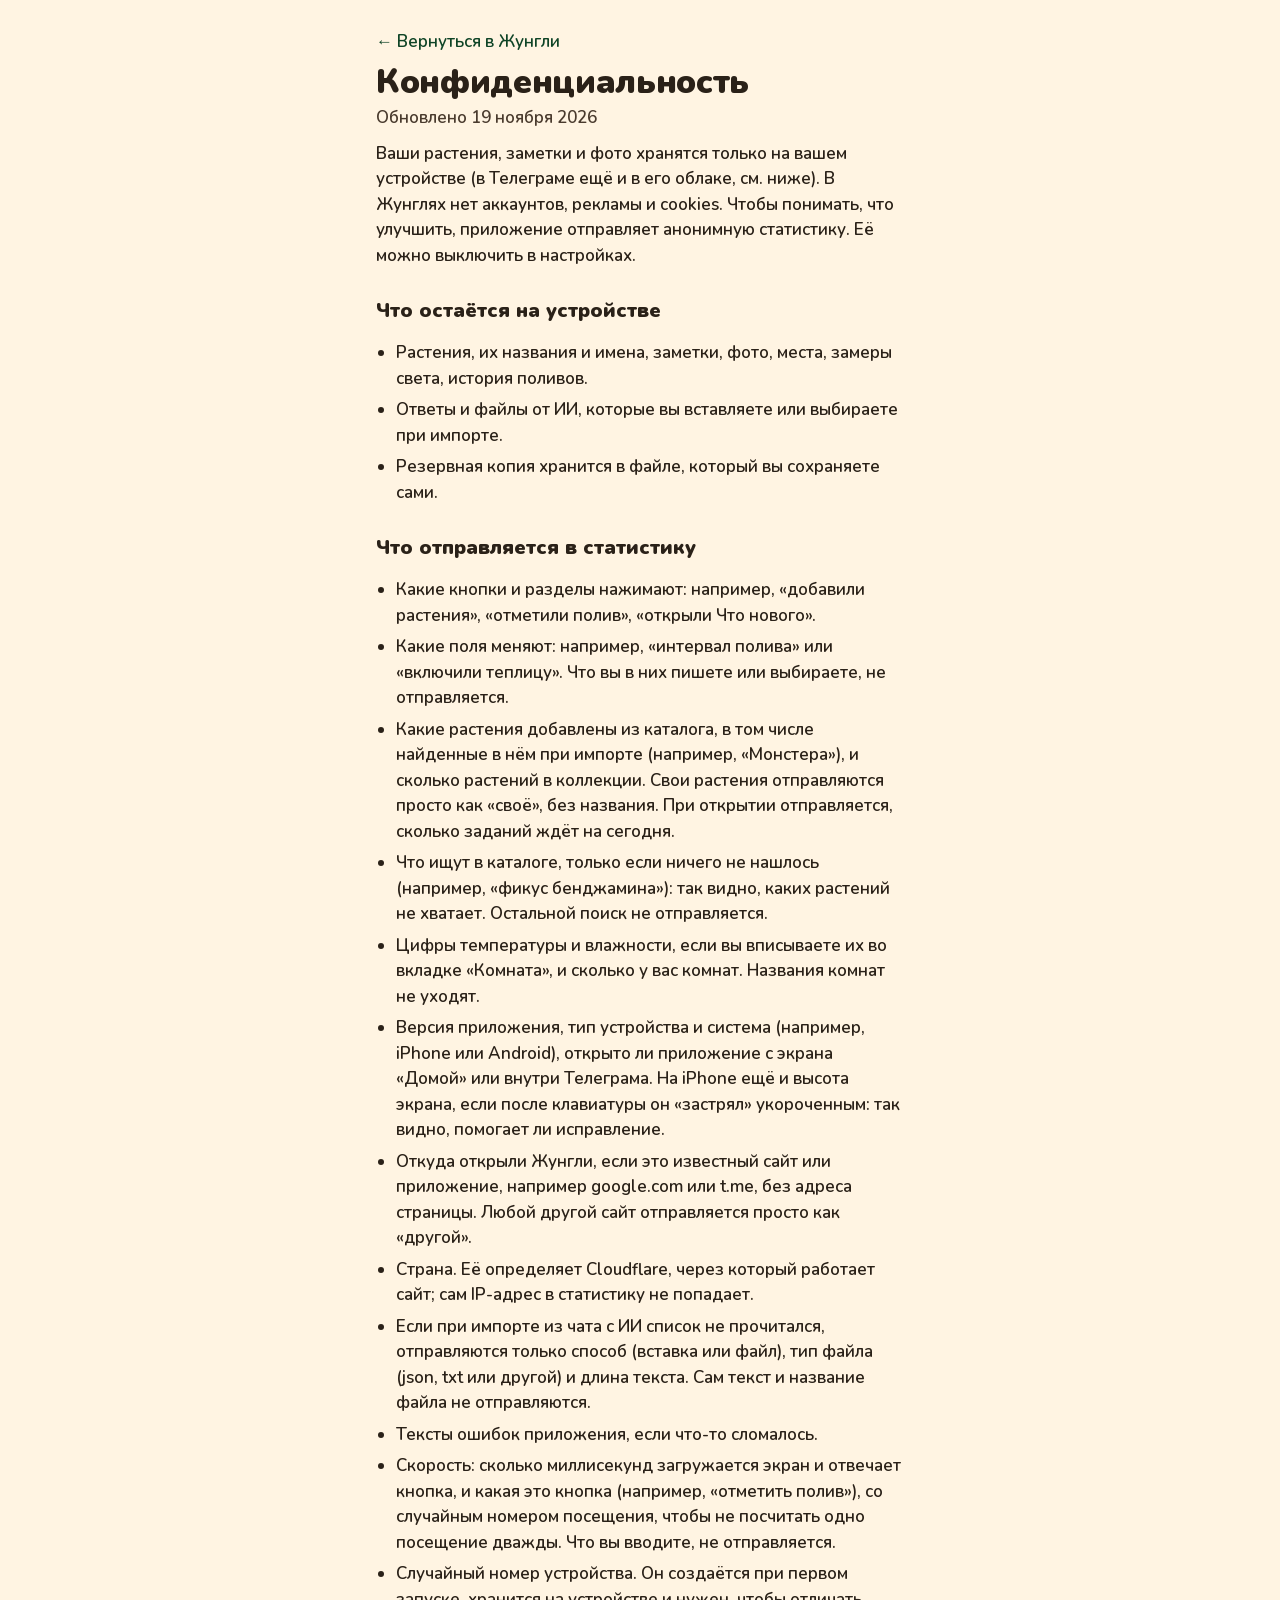
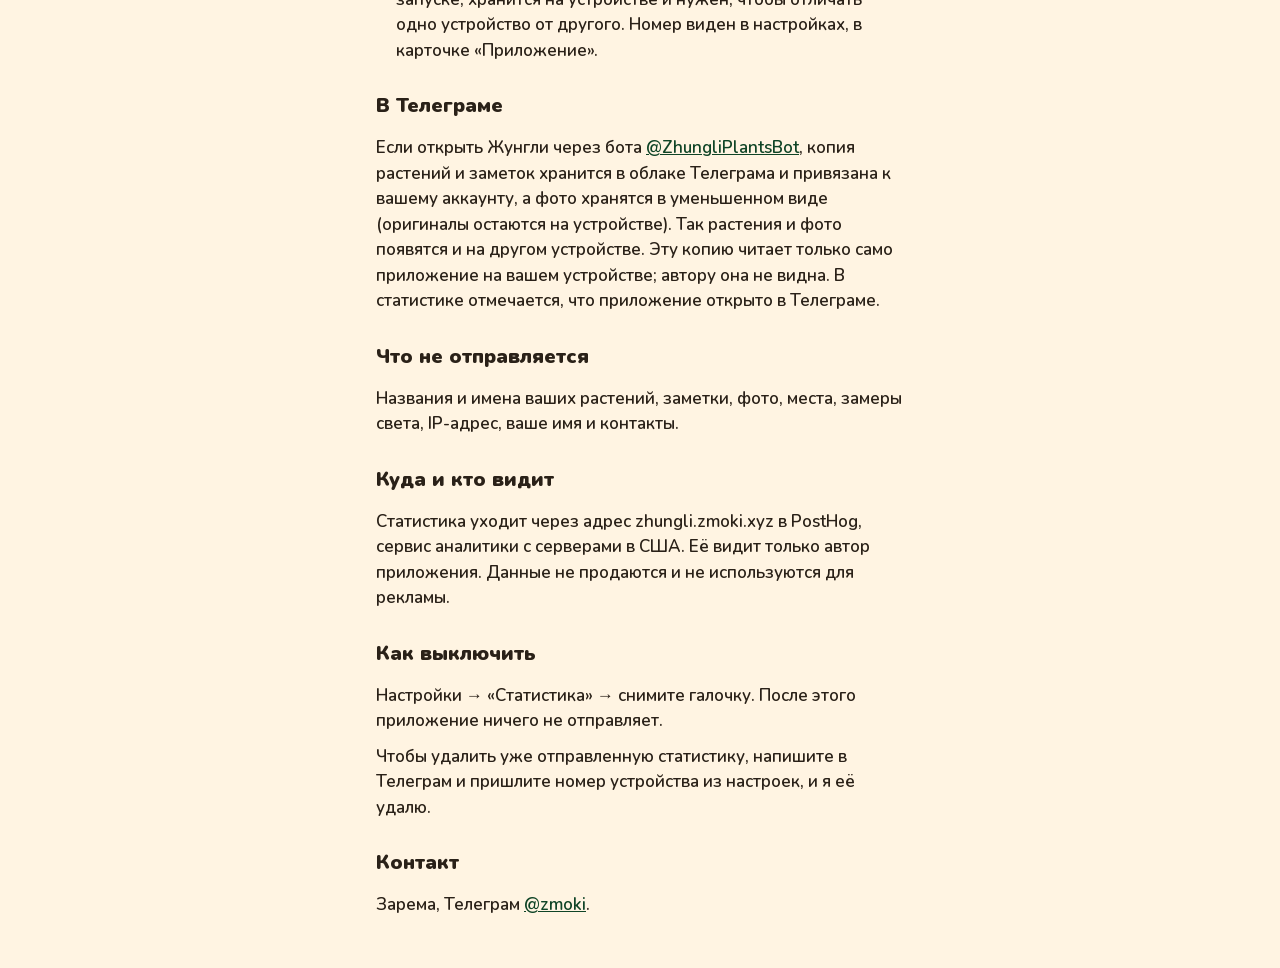
<file: privacy.html>
<!doctype html>
<!-- Жунгли · https://zhungli.zmoki.xyz/ · Copyright (c) 2026 Zarema Khalilova. All rights reserved. No copying, hosting or reuse without permission. See LICENSE. -->
<html lang="ru">
<head>
  <meta charset="utf-8">
  <meta name="viewport" content="width=device-width, initial-scale=1, viewport-fit=cover">
  <title>Конфиденциальность в Жунглях</title>
  <meta name="robots" content="noindex, nofollow">
  <meta name="theme-color" content="#fff4e2" media="(prefers-color-scheme: light)">
  <meta name="theme-color" content="#1a1524" media="(prefers-color-scheme: dark)">
  <link rel="icon" href="icons/icon.svg" type="image/svg+xml">
  <link rel="stylesheet" href="style.css?v=85">
</head>
<body>
  <main class="doc">
    <a class="back" href="./">← Вернуться в Жунгли</a>
    <h1>Конфиденциальность</h1>
    <p class="muted">Обновлено 19 ноября 2026</p>

    <p>Ваши растения, заметки и фото хранятся только на вашем устройстве (в Телеграме ещё и в его облаке, см. ниже). В Жунглях нет аккаунтов, рекламы и cookies. Чтобы понимать, что улучшить, приложение отправляет анонимную статистику. Её можно выключить в настройках.</p>

    <h2>Что остаётся на устройстве</h2>
    <ul>
      <li>Растения, их названия и имена, заметки, фото, места, замеры света, история поливов.</li>
      <li>Ответы и файлы от ИИ, которые вы вставляете или выбираете при импорте.</li>
      <li>Резервная копия хранится в файле, который вы сохраняете сами.</li>
    </ul>

    <h2>Что отправляется в статистику</h2>
    <ul>
      <li>Какие кнопки и разделы нажимают: например, «добавили растения», «отметили полив», «открыли Что нового».</li>
      <li>Какие поля меняют: например, «интервал полива» или «включили теплицу». Что вы в них пишете или выбираете, не отправляется.</li>
      <li>Какие растения добавлены из каталога, в том числе найденные в нём при импорте (например, «Монстера»), и сколько растений в коллекции. Свои растения отправляются просто как «своё», без названия. При открытии отправляется, сколько заданий ждёт на сегодня.</li>
      <li>Что ищут в каталоге, только если ничего не нашлось (например, «фикус бенджамина»): так видно, каких растений не хватает. Остальной поиск не отправляется.</li>
      <li>Цифры температуры и влажности, если вы вписываете их во вкладке «Комната», и сколько у вас комнат. Названия комнат не уходят.</li>
      <li>Версия приложения, тип устройства и система (например, iPhone или Android), открыто ли приложение с экрана «Домой» или внутри Телеграма. На iPhone ещё и высота экрана, если после клавиатуры он «застрял» укороченным: так видно, помогает ли исправление.</li>
      <li>Откуда открыли Жунгли, если это известный сайт или приложение, например google.com или t.me, без адреса страницы. Любой другой сайт отправляется просто как «другой».</li>
      <li>Страна. Её определяет Cloudflare, через который работает сайт; сам IP-адрес в статистику не попадает.</li>
      <li>Если при импорте из чата с ИИ список не прочитался, отправляются только способ (вставка или файл), тип файла (json, txt или другой) и длина текста. Сам текст и название файла не отправляются.</li>
      <li>Тексты ошибок приложения, если что-то сломалось.</li>
      <li>Скорость: сколько миллисекунд загружается экран и отвечает кнопка, и какая это кнопка (например, «отметить полив»), со случайным номером посещения, чтобы не посчитать одно посещение дважды. Что вы вводите, не отправляется.</li>
      <li>Случайный номер устройства. Он создаётся при первом запуске, хранится на устройстве и нужен, чтобы отличать одно устройство от другого. Номер виден в настройках, в карточке «Приложение».</li>
    </ul>

    <h2>В Телеграме</h2>
    <p>Если открыть Жунгли через бота <a href="https://t.me/ZhungliPlantsBot">@ZhungliPlantsBot</a>, копия растений и заметок хранится в облаке Телеграма и привязана к вашему аккаунту, а фото хранятся в уменьшенном виде (оригиналы остаются на устройстве). Так растения и фото появятся и на другом устройстве. Эту копию читает только само приложение на вашем устройстве; автору она не видна. В статистике отмечается, что приложение открыто в Телеграме.</p>

    <h2>Что не отправляется</h2>
    <p>Названия и имена ваших растений, заметки, фото, места, замеры света, IP-адрес, ваше имя и контакты.</p>

    <h2>Куда и кто видит</h2>
    <p>Статистика уходит через адрес zhungli.zmoki.xyz в PostHog, сервис аналитики с серверами в США. Её видит только автор приложения. Данные не продаются и не используются для рекламы.</p>

    <h2>Как выключить</h2>
    <p>Настройки → «Статистика» → снимите галочку. После этого приложение ничего не отправляет.</p>
    <p>Чтобы удалить уже отправленную статистику, напишите в Телеграм и пришлите номер устройства из настроек, и я её удалю.</p>

    <h2>Контакт</h2>
    <p>Зарема, Телеграм <a href="https://t.me/zmoki">@zmoki</a>.</p>
  </main>
</body>
</html>
</file>
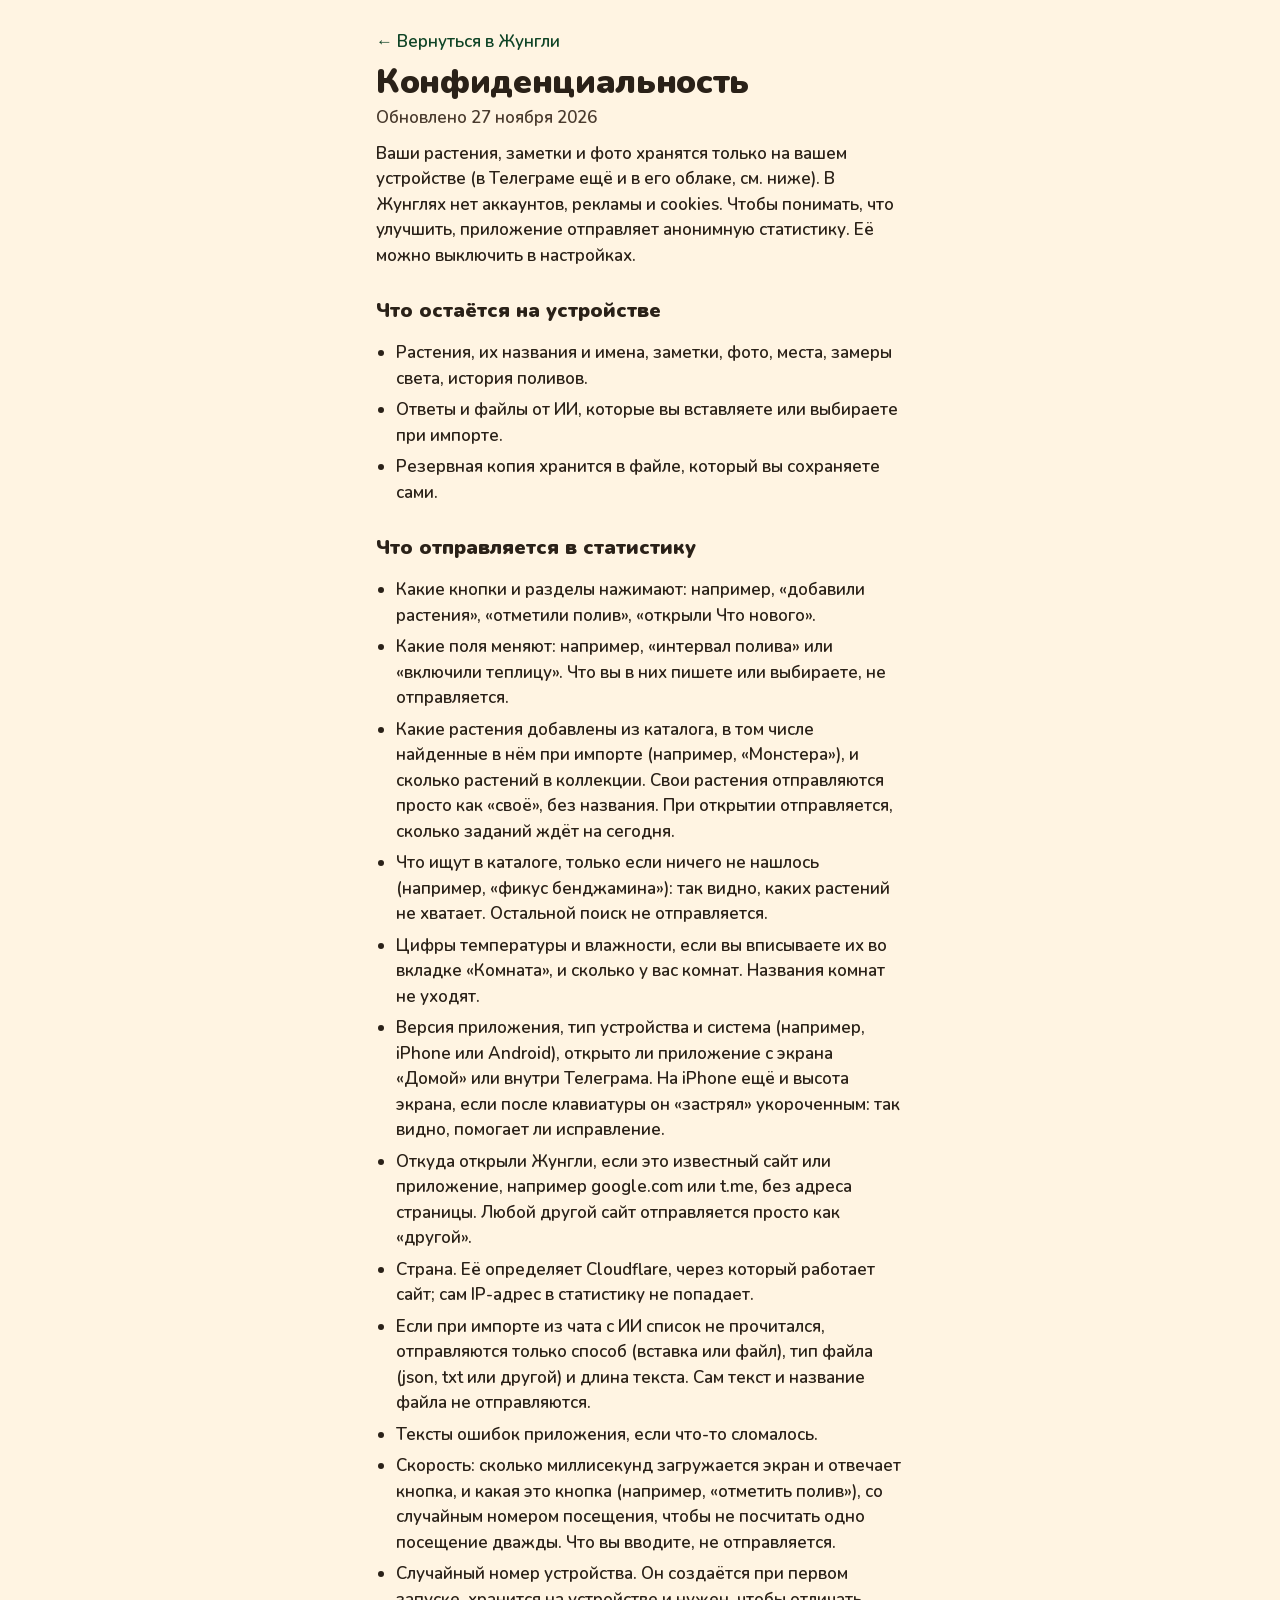
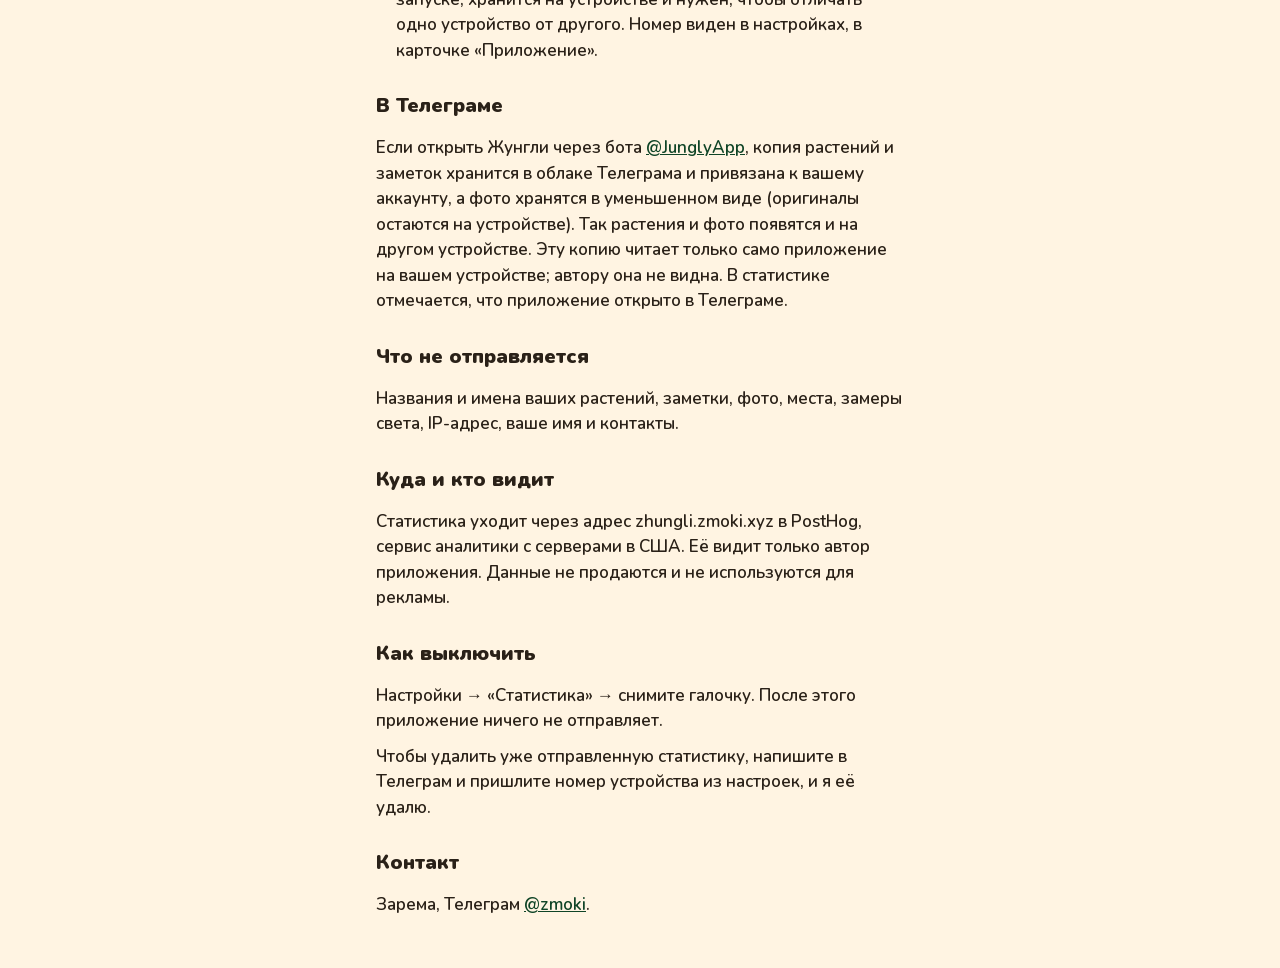
<file: app/privacy.html>
<!doctype html>
<!-- Жунгли · https://zhungli.zmoki.xyz/ · Copyright (c) 2026 Zarema Khalilova. All rights reserved. No copying, hosting or reuse without permission. See LICENSE. -->
<html lang="ru">
<head>
  <meta charset="utf-8">
  <meta name="viewport" content="width=device-width, initial-scale=1, viewport-fit=cover">
  <title>Конфиденциальность в Жунглях</title>
  <meta name="robots" content="noindex, nofollow">
  <meta name="theme-color" content="#fff4e2" media="(prefers-color-scheme: light)">
  <meta name="theme-color" content="#1a1524" media="(prefers-color-scheme: dark)">
  <link rel="icon" href="icons/icon.svg" type="image/svg+xml">
  <link rel="stylesheet" href="style.css?v=85">
</head>
<body>
  <main class="doc">
    <a class="back" href="./">← Вернуться в Жунгли</a>
    <h1>Конфиденциальность</h1>
    <p class="muted">Обновлено 27 ноября 2026</p>

    <p>Ваши растения, заметки и фото хранятся только на вашем устройстве (в Телеграме ещё и в его облаке, см. ниже). В Жунглях нет аккаунтов, рекламы и cookies. Чтобы понимать, что улучшить, приложение отправляет анонимную статистику. Её можно выключить в настройках.</p>

    <h2>Что остаётся на устройстве</h2>
    <ul>
      <li>Растения, их названия и имена, заметки, фото, места, замеры света, история поливов.</li>
      <li>Ответы и файлы от ИИ, которые вы вставляете или выбираете при импорте.</li>
      <li>Резервная копия хранится в файле, который вы сохраняете сами.</li>
    </ul>

    <h2>Что отправляется в статистику</h2>
    <ul>
      <li>Какие кнопки и разделы нажимают: например, «добавили растения», «отметили полив», «открыли Что нового».</li>
      <li>Какие поля меняют: например, «интервал полива» или «включили теплицу». Что вы в них пишете или выбираете, не отправляется.</li>
      <li>Какие растения добавлены из каталога, в том числе найденные в нём при импорте (например, «Монстера»), и сколько растений в коллекции. Свои растения отправляются просто как «своё», без названия. При открытии отправляется, сколько заданий ждёт на сегодня.</li>
      <li>Что ищут в каталоге, только если ничего не нашлось (например, «фикус бенджамина»): так видно, каких растений не хватает. Остальной поиск не отправляется.</li>
      <li>Цифры температуры и влажности, если вы вписываете их во вкладке «Комната», и сколько у вас комнат. Названия комнат не уходят.</li>
      <li>Версия приложения, тип устройства и система (например, iPhone или Android), открыто ли приложение с экрана «Домой» или внутри Телеграма. На iPhone ещё и высота экрана, если после клавиатуры он «застрял» укороченным: так видно, помогает ли исправление.</li>
      <li>Откуда открыли Жунгли, если это известный сайт или приложение, например google.com или t.me, без адреса страницы. Любой другой сайт отправляется просто как «другой».</li>
      <li>Страна. Её определяет Cloudflare, через который работает сайт; сам IP-адрес в статистику не попадает.</li>
      <li>Если при импорте из чата с ИИ список не прочитался, отправляются только способ (вставка или файл), тип файла (json, txt или другой) и длина текста. Сам текст и название файла не отправляются.</li>
      <li>Тексты ошибок приложения, если что-то сломалось.</li>
      <li>Скорость: сколько миллисекунд загружается экран и отвечает кнопка, и какая это кнопка (например, «отметить полив»), со случайным номером посещения, чтобы не посчитать одно посещение дважды. Что вы вводите, не отправляется.</li>
      <li>Случайный номер устройства. Он создаётся при первом запуске, хранится на устройстве и нужен, чтобы отличать одно устройство от другого. Номер виден в настройках, в карточке «Приложение».</li>
    </ul>

    <h2>В Телеграме</h2>
    <p>Если открыть Жунгли через бота <a href="https://t.me/JunglyApp">@JunglyApp</a>, копия растений и заметок хранится в облаке Телеграма и привязана к вашему аккаунту, а фото хранятся в уменьшенном виде (оригиналы остаются на устройстве). Так растения и фото появятся и на другом устройстве. Эту копию читает только само приложение на вашем устройстве; автору она не видна. В статистике отмечается, что приложение открыто в Телеграме.</p>

    <h2>Что не отправляется</h2>
    <p>Названия и имена ваших растений, заметки, фото, места, замеры света, IP-адрес, ваше имя и контакты.</p>

    <h2>Куда и кто видит</h2>
    <p>Статистика уходит через адрес zhungli.zmoki.xyz в PostHog, сервис аналитики с серверами в США. Её видит только автор приложения. Данные не продаются и не используются для рекламы.</p>

    <h2>Как выключить</h2>
    <p>Настройки → «Статистика» → снимите галочку. После этого приложение ничего не отправляет.</p>
    <p>Чтобы удалить уже отправленную статистику, напишите в Телеграм и пришлите номер устройства из настроек, и я её удалю.</p>

    <h2>Контакт</h2>
    <p>Зарема, Телеграм <a href="https://t.me/zmoki">@zmoki</a>.</p>
  </main>
</body>
</html>
</file>
